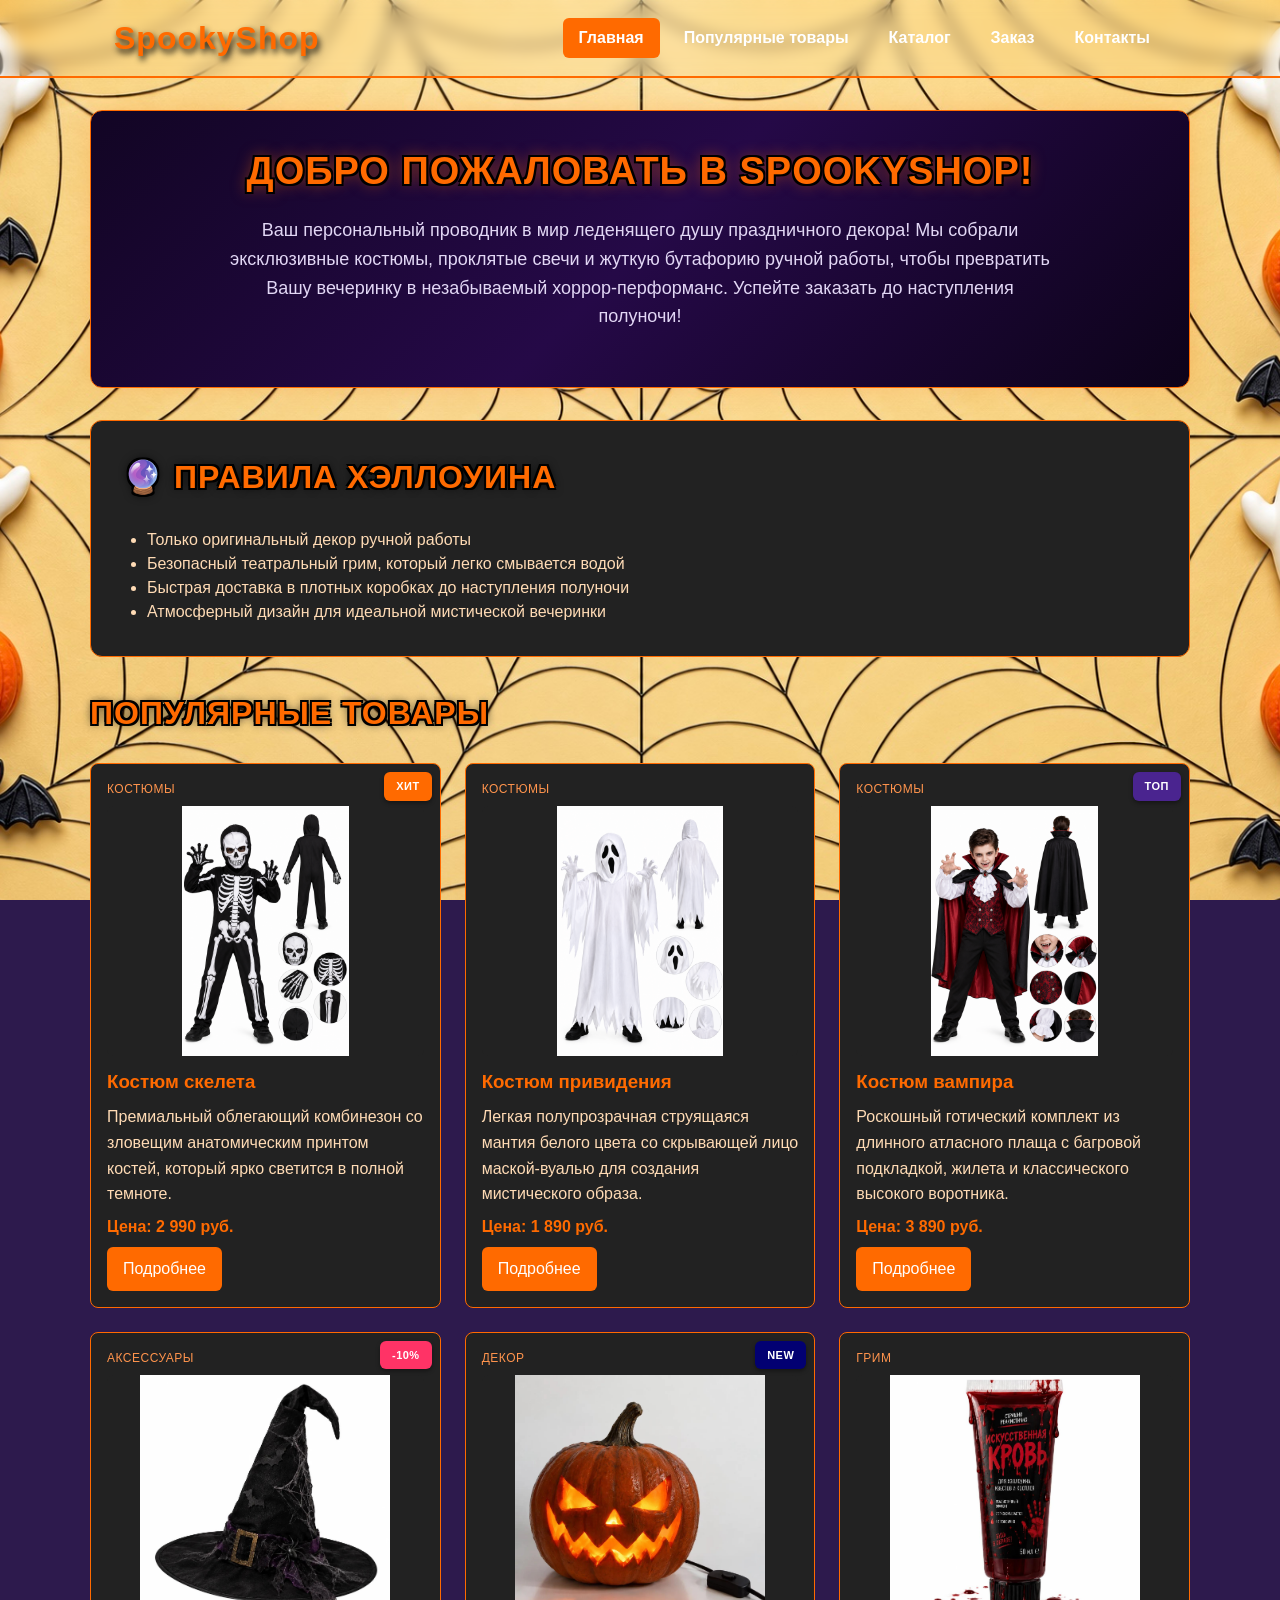
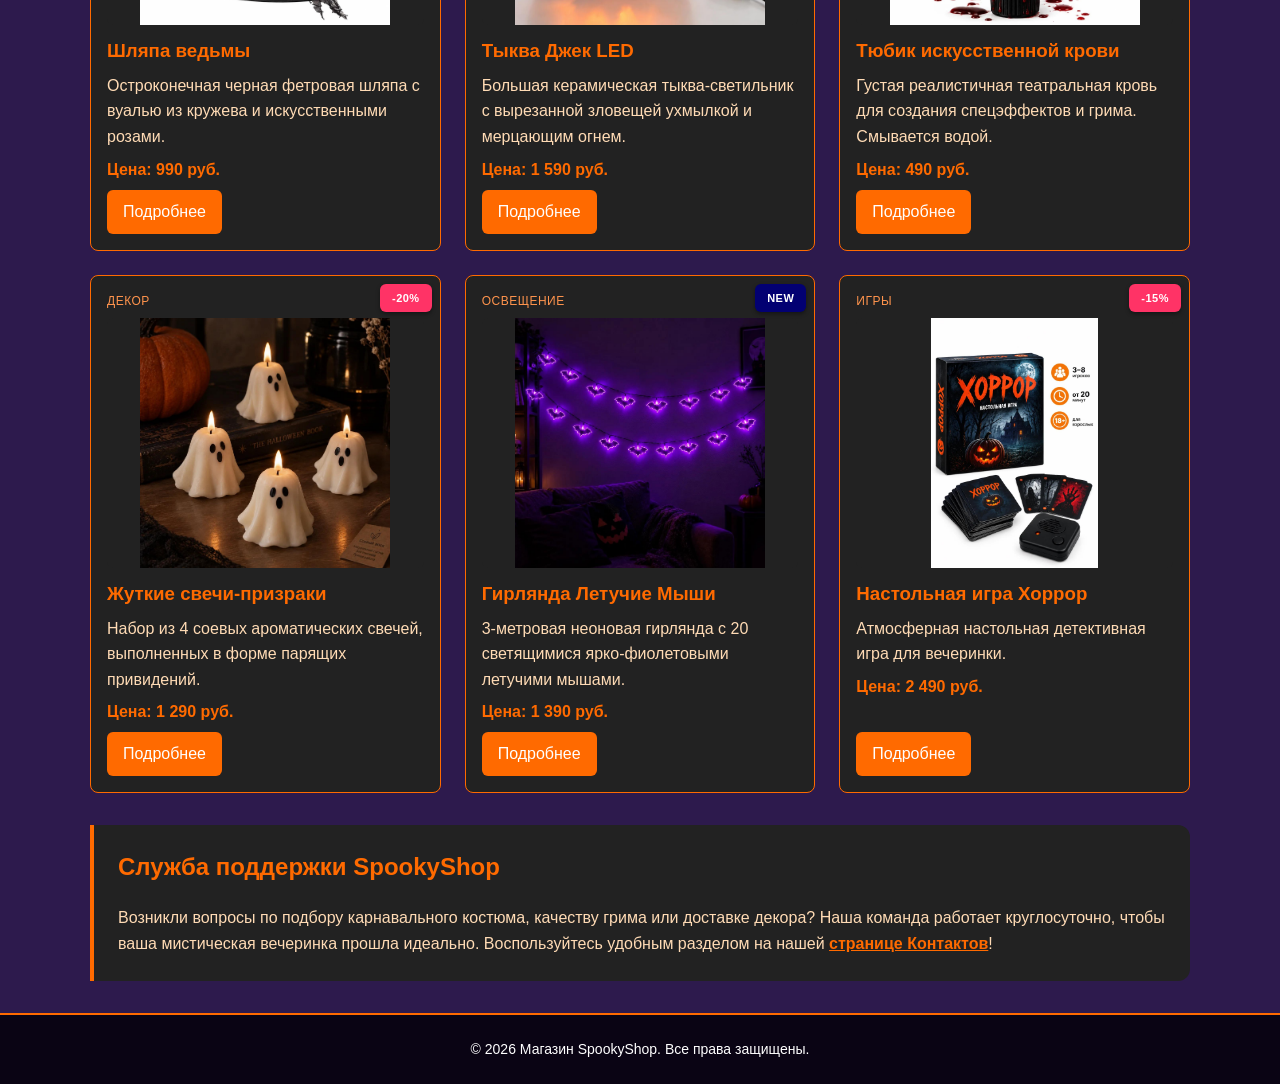
<file: index.html>
<!DOCTYPE html>
<html lang="ru">
<head>
  <meta charset="UTF-8">
  <meta name="viewport" content="width=device-width, initial-scale=1.0">
  <meta name="description" content="Магазин жуткого декора SpookyShop: эксклюзивные костюмы, проклятые свечи и бутафория ручной работы на Хэллоуин.">
  <meta property="og:type" content="website">
  <meta property="og:title" content="SpookyShop — Магазин декора и костюмов на Хэллоуин">
  <meta property="og:description" content="Закажите эксклюзивный хэллоуинский декор ручной работы и карнавальные костюмы с доставкой до полуночи!">
  <meta property="og:image" content="https://natashaaannn.github.io/images/skeleton.png">
  <title>SpookyShop</title>
  <link rel="stylesheet" href="css/style.css">
  <script src="js/main.js" defer></script>
</head>
<body>

  <header class="site-header">
    <div class="site-header__inner">
      <a class="site-header__logo" href="index.html">SpookyShop</a>
      <nav class="site-nav" aria-label="Основная навигация">
        <ul class="site-nav__list">
          <li class="site-nav__item"><a class="site-nav__link site-nav__link--active" href="index.html">Главная</a></li>
          <li class="site-nav__item"><a class="site-nav__link" href="index.html#popular">Популярные товары</a></li>
          <li class="site-nav__item"><a class="site-nav__link" href="catalog.html">Каталог</a></li>
          <li class="site-nav__item"><a class="site-nav__link" href="order.html">Заказ</a></li>
          <li class="site-nav__item"><a class="site-nav__link" href="contacts.html">Контакты</a></li>
        </ul>
      </nav>
    </div>
  </header>

  <main class="main-content">
    <section class="hero">
      <h1 class="hero__title">Добро пожаловать в SpookyShop!</h1>
      <p class="hero__text">
        Ваш персональный проводник в мир леденящего душу праздничного декора! 
        Мы собрали эксклюзивные костюмы, проклятые свечи и жуткую бутафорию ручной работы, 
        чтобы превратить Вашу вечеринку в незабываемый хоррор-перформанс. 
        Успейте заказать до наступления полуночи!
      </p>
    </section>

    <section class="section section--card" id="advantages">
      <h2 class="section__title">🔮 ПРАВИЛА ХЭЛЛОУИНА</h2>
      <ul class="section__list">
        <li>Только оригинальный декор ручной работы</li>
        <li>Безопасный театральный грим, который легко смывается водой</li>
        <li>Быстрая доставка в плотных коробках до наступления полуночи</li>
        <li>Атмосферный дизайн для идеальной мистической вечеринки</li>
      </ul>
    </section>

    <section class="section" id="popular">
      <h2 class="section__title">Популярные товары</h2>
      <div class="products-grid">
        <!-- 1. Костюм скелета -->
        <article class="product-card">
          <span class="product-card__badge product-card__badge--hit">ХИТ</span>
          <span class="product-card__category">Костюмы</span>
          <img class="product-card__image" src="images/skeleton.png" alt="Костюм скелета">
          <h3 class="product-card__title">Костюм скелета</h3>
          <p class="product-card__description">Премиальный облегающий комбинезон со зловещим анатомическим принтом костей, который ярко светится в полной темноте.</p>
          <p class="product-card__price">Цена: 2 990 руб.</p>
          <a class="button button--primary product-card__button" href="product.html">Подробнее</a>
        </article>

        <!-- 2. Костюм привидения -->
        <article class="product-card">
          <span class="product-card__category">Костюмы</span>
          <img class="product-card__image" src="images/ghost.png" alt="Костюм привидения">
          <h3 class="product-card__title">Костюм привидения</h3>
          <p class="product-card__description">Легкая полупрозрачная струящаяся мантия белого цвета со скрывающей лицо маской-вуалью для создания мистического образа.</p>
          <p class="product-card__price">Цена: 1 890 руб.</p>
          <a class="button button--primary product-card__button" href="product.html">Подробнее</a>
        </article>

        <!-- 3. Костюм вампира -->
        <article class="product-card">
          <span class="product-card__badge product-card__badge--top">ТОП</span>
          <span class="product-card__category">Костюмы</span>
          <img class="product-card__image" src="images/vampire.png" alt="Костюм вампира">
          <h3 class="product-card__title">Костюм вампира</h3>
          <p class="product-card__description">Роскошный готический комплект из длинного атласного плаща с багровой подкладкой, жилета и классического высокого воротника.</p>
          <p class="product-card__price">Цена: 3 890 руб.</p>
          <a class="button button--primary product-card__button" href="product.html">Подробнее</a>
        </article>

        <!-- 4. Шляпа ведьмы -->
        <article class="product-card">
          <span class="product-card__badge product-card__badge--discount">-10%</span>
          <span class="product-card__category">Аксессуары</span>
          <img class="product-card__image" src="images/witch.png" alt="Шляпа ведьмы">
          <h3 class="product-card__title">Шляпа ведьмы</h3>
          <p class="product-card__description">Остроконечная черная фетровая шляпа с вуалью из кружева и искусственными розами.</p>
          <p class="product-card__price">Цена: 990 руб.</p>
          <a class="button button--primary product-card__button" href="product.html">Подробнее</a>
        </article>

        <!-- 5. Тыква -->
        <article class="product-card">
          <span class="product-card__badge product-card__badge--new">NEW</span>
          <span class="product-card__category">Декор</span>
          <img class="product-card__image" src="images/pumpkin.png" alt="Тыква Джек">
          <h3 class="product-card__title">Тыква Джек LED</h3>
          <p class="product-card__description">Большая керамическая тыква-светильник с вырезанной зловещей ухмылкой и мерцающим огнем.</p>
          <p class="product-card__price">Цена: 1 590 руб.</p>
          <a class="button button--primary product-card__button" href="product.html">Подробнее</a>
        </article>

        <!-- 6. Тюбик искусственной крови -->
        <article class="product-card">
          <span class="product-card__category">Грим</span>
          <img class="product-card__image" src="images/blood.png" alt="Искусственная кровь">
          <h3 class="product-card__title">Тюбик искусственной крови</h3>
          <p class="product-card__description">Густая реалистичная театральная кровь для создания спецэффектов и грима. Смывается водой.</p>
          <p class="product-card__price">Цена: 490 руб.</p>
          <a class="button button--primary product-card__button" href="product.html">Подробнее</a>
        </article>

        <!-- 7. Свечи -->
        <article class="product-card">
          <span class="product-card__badge product-card__badge--discount">-20%</span>
          <span class="product-card__category">Декор</span>
          <img class="product-card__image" src="images/candle.png" alt="Свечи-призраки">
          <h3 class="product-card__title">Жуткие свечи-призраки</h3>
          <p class="product-card__description">Набор из 4 соевых ароматических свечей, выполненных в форме парящих привидений.</p>
          <p class="product-card__price">Цена: 1 290 руб.</p>
          <a class="button button--primary product-card__button" href="product.html">Подробнее</a>
        </article>

        <!-- 8. Фиолетовая гирлянда -->
        <article class="product-card">
          <span class="product-card__badge product-card__badge--new">NEW</span>
          <span class="product-card__category">Освещение</span>
          <img class="product-card__image" src="images/garland.png" alt="Гирлянда Летучие Мыши">
          <h3 class="product-card__title">Гирлянда Летучие Мыши</h3>
          <p class="product-card__description">3-метровая неоновая гирлянда с 20 светящимися ярко-фиолетовыми летучими мышами.</p>
          <p class="product-card__price">Цена: 1 390 руб.</p>
          <a class="button button--primary product-card__button" href="product.html">Подробнее</a>
        </article>

        <!-- 9. Настольная игра -->
        <article class="product-card">
          <span class="product-card__badge product-card__badge--discount">-15%</span>
          <span class="product-card__category">Игры</span>
          <img class="product-card__image" src="images/game.png" alt="Настольная игра Хоррор">
          <h3 class="product-card__title">Настольная игра Хоррор</h3>
          <p class="product-card__description">Атмосферная настольная детективная игра для вечеринки.</p>
          <p class="product-card__price">Цена: 2 490 руб.</p>
          <a class="button button--primary product-card__button" href="product.html">Подробнее</a>
        </article>
      </div>

      <aside class="aside-info">
        <h2 class="aside-info__title">Служба поддержки SpookyShop</h2>
        <p class="aside-info__text">
          Возникли вопросы по подбору карнавального костюма, качеству грима или доставке декора? Наша команда работает круглосуточно, чтобы ваша мистическая вечеринка прошла идеально. Воспользуйтесь удобным разделом на нашей <a href="contacts.html" class="aside-info__link">странице Контактов</a>!
        </p>
      </aside>
    </section>
  </main>

  <footer class="site-footer">
    <div class="site-footer__inner">
      <p class="site-footer__copy">&copy; 2026 Магазин SpookyShop. Все права защищены.</p>
    </div>
  </footer>

</body>
</html>
</file>
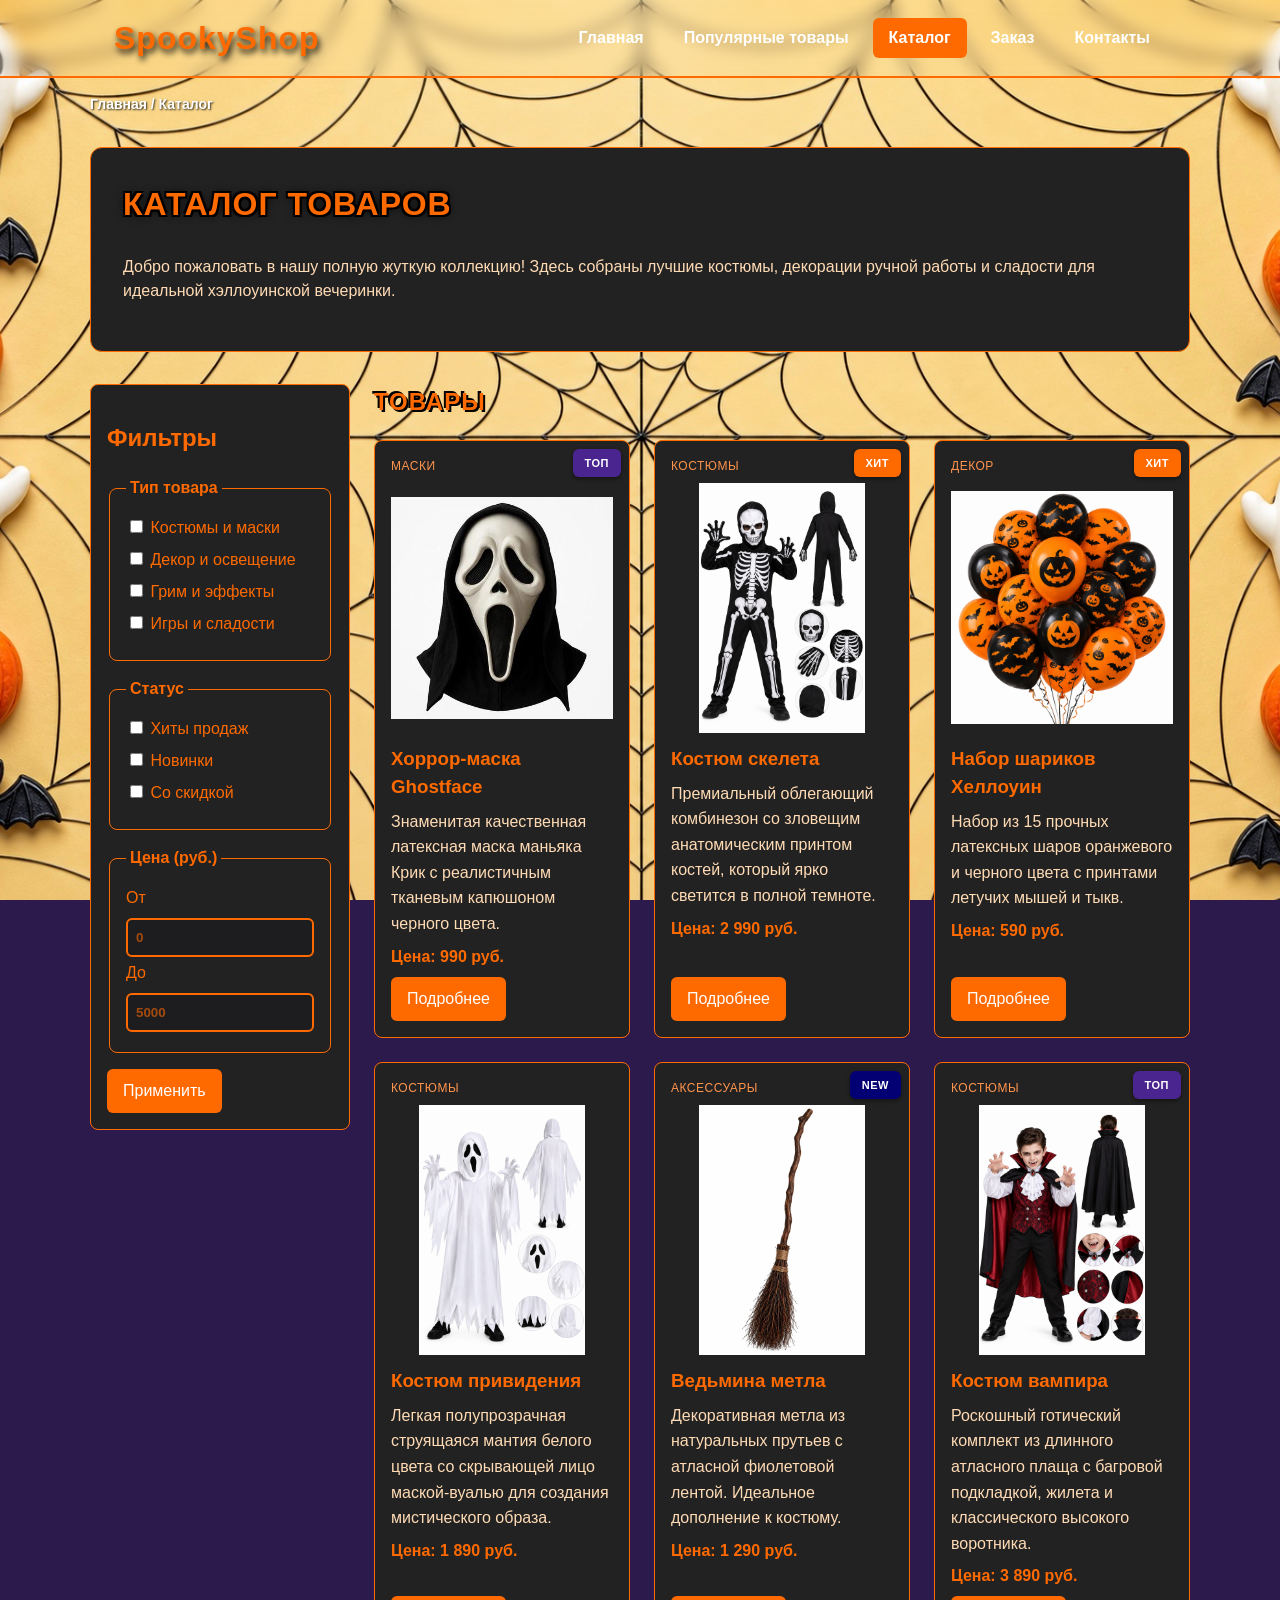
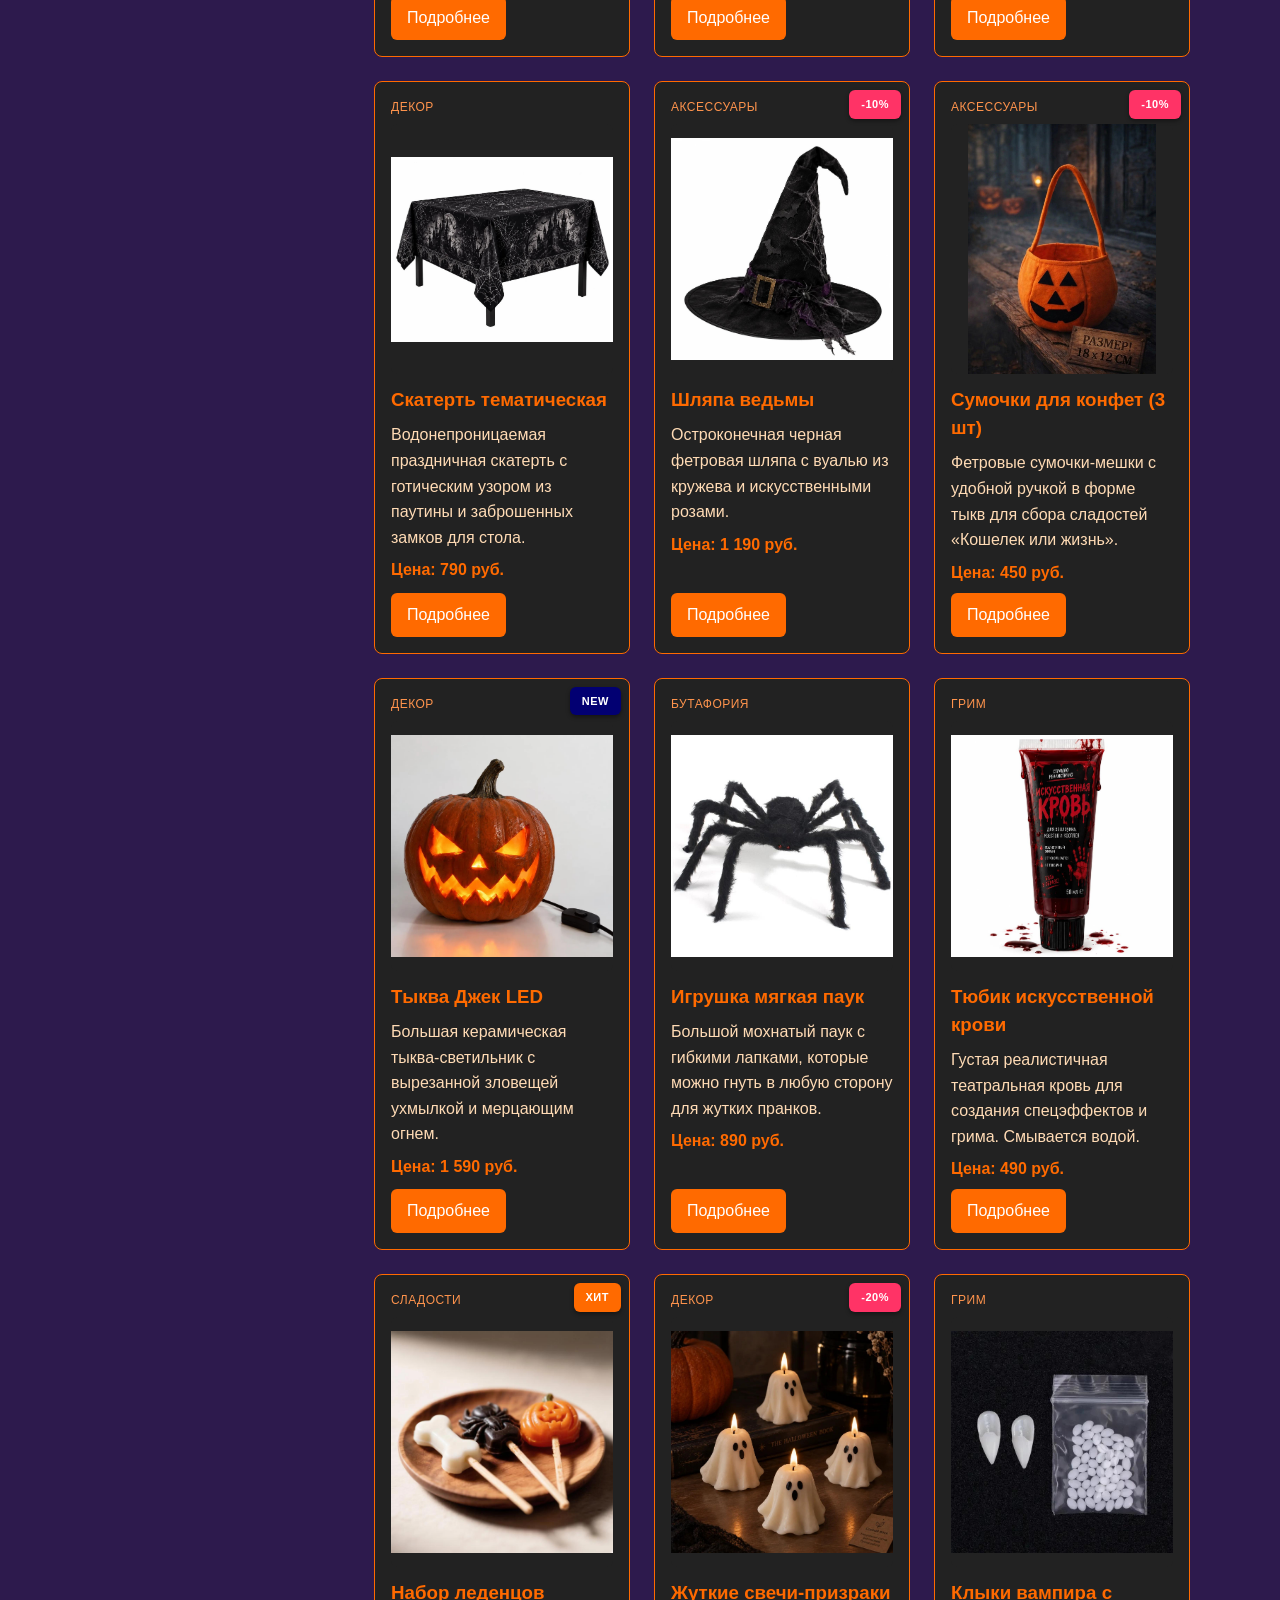
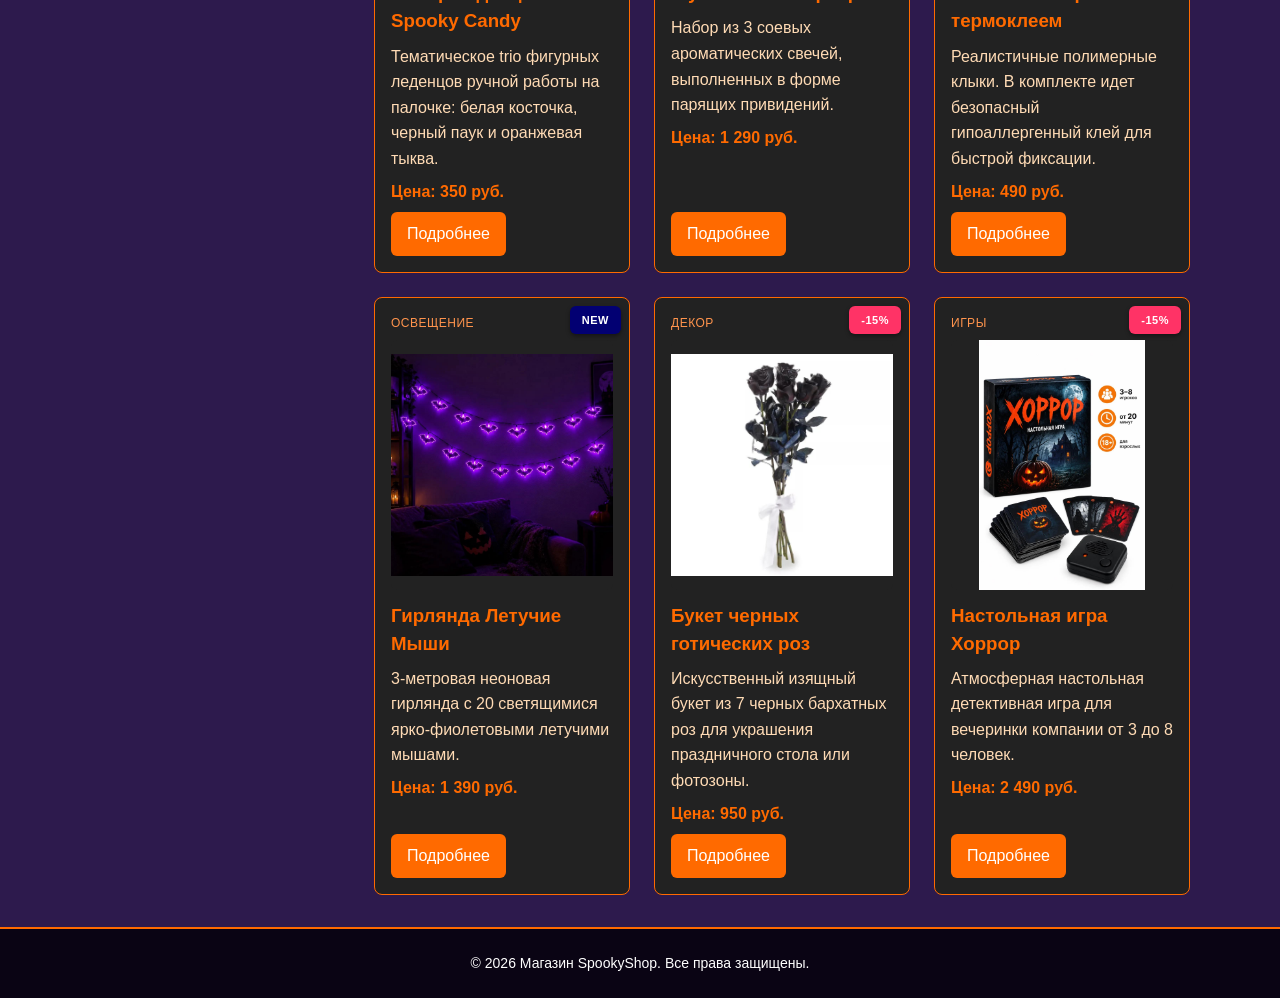
<file: catalog.html>
<!DOCTYPE html>
<html lang="ru">
<head>
  <meta charset="UTF-8">
  <meta name="viewport" content="width=device-width, initial-scale=1.0">
  <meta name="description" content="Каталог праздничного декора и костюмов на Хэллоуин в SpookyShop.">
  <meta property="og:type" content="website">
  <meta property="og:title" content="Каталог — SpookyShop">
  <meta property="og:description" content="Найдите идеальные товары для незабываемой мистической ночи.">
  <meta property="og:image" content="https://natashaaannn.github.io/images/skeleton.png">
  <title>Каталог — SpookyShop</title>
  <link rel="stylesheet" href="css/style.css">
  <script src="js/main.js" defer></script>
</head>
<body>

  <header class="site-header">
    <div class="site-header__inner">
      <a class="site-header__logo" href="index.html">SpookyShop</a>
      <nav class="site-nav" aria-label="Основная навигация">
        <ul class="site-nav__list">
          <li class="site-nav__item"><a class="site-nav__link" href="index.html">Главная</a></li>
          <li class="site-nav__item"><a class="site-nav__link" href="index.html#popular">Популярные товары</a></li>
          <li class="site-nav__item"><a class="site-nav__link site-nav__link--active" href="catalog.html">Каталог</a></li>
          <li class="site-nav__item"><a class="site-nav__link" href="order.html">Заказ</a></li>
          <li class="site-nav__item"><a class="site-nav__link" href="contacts.html">Контакты</a></li>
        </ul>
      </nav>
    </div>
  </header>

  <main class="main-content">
    <nav class="breadcrumbs" aria-label="Хлебные крошки">
      <a class="breadcrumbs__link" href="index.html">Главная</a>
      <span class="breadcrumbs__current">Каталог</span>
    </nav>
    
    <section class="section section--card">
      <h1 class="section__title">Каталог товаров</h1>
      <p class="section__text section__text--inline">
        Добро пожаловать в нашу полную жуткую коллекцию! Здесь собраны лучшие костюмы, декорации ручной работы и сладости для идеальной хэллоуинской вечеринки.
      </p>
    </section>
    
    <div class="catalog-layout">
      <aside class="catalog-filters">
        <h2 class="catalog-filters__title">Фильтры</h2>
        <form class="filters-form" action="#" method="get">
          
          <fieldset class="filters-form__fieldset">
            <legend class="filters-form__legend">Тип товара</legend>
            <label class="filters-form__label"><input type="checkbox" name="type" value="costumes"> Костюмы и маски</label>
            <label class="filters-form__label"><input type="checkbox" name="type" value="decor"> Декор и освещение</label>
            <label class="filters-form__label"><input type="checkbox" name="type" value="makeup"> Грим и эффекты</label>
            <label class="filters-form__label"><input type="checkbox" name="type" value="sweets"> Игры и сладости</label>
          </fieldset>

          <fieldset class="filters-form__fieldset">
            <legend class="filters-form__legend">Статус</legend>
            <label class="filters-form__label"><input type="checkbox" name="status" value="hit"> Хиты продаж</label>
            <label class="filters-form__label"><input type="checkbox" name="status" value="new"> Новинки</label>
            <label class="filters-form__label"><input type="checkbox" name="status" value="discount"> Со скидкой</label>
          </fieldset>
          
          <fieldset class="filters-form__fieldset">
            <legend class="filters-form__legend">Цена (руб.)</legend>
            <label class="filters-form__label" for="price-from">От</label>
            <input class="filters-form__input" id="price-from" type="number" placeholder="0">
            <label class="filters-form__label filters-form__label--spaced" for="price-to">До</label>
            <input class="filters-form__input" id="price-to" type="number" placeholder="5000">
          </fieldset>
          <button class="button button--primary" type="submit">Применить</button>
        </form>
      </aside>
      
      <section class="catalog-products">
        <h2 class="catalog-products__title">Товары</h2>
        <div class="products-grid">
          
          <!-- 1. Маска Крика -->
          <article class="product-card">
            <span class="product-card__badge product-card__badge--top">ТОП</span>
            <span class="product-card__category">Маски</span>
            <img class="product-card__image" src="images/scream.png" alt="Маска Крика">
            <h3 class="product-card__title">Хоррор-маска Ghostface</h3>
            <p class="product-card__description">Знаменитая качественная латексная маска маньяка Крик с реалистичным тканевым капюшоном черного цвета.</p>
            <p class="product-card__price">Цена: 990 руб.</p>
            <a class="button button--primary product-card__button" href="product.html">Подробнее</a>
          </article>

          <!-- 2. Костюм скелета -->
          <article class="product-card">
            <span class="product-card__badge product-card__badge--hit">ХИТ</span>
            <span class="product-card__category">Костюмы</span>
            <img class="product-card__image" src="images/skeleton.png" alt="Костюм скелета">
            <h3 class="product-card__title">Костюм скелета</h3>
            <p class="product-card__description">Премиальный облегающий комбинезон со зловещим анатомическим принтом костей, который ярко светится в полной темноте.</p>
            <p class="product-card__price">Цена: 2 990 руб.</p>
            <a class="button button--primary product-card__button" href="product.html">Подробнее</a>
          </article>

          <!-- 3. Набор шариков Хеллоуин -->
          <article class="product-card">
            <span class="product-card__badge product-card__badge--hit">ХИТ</span>
            <span class="product-card__category">Декор</span>
            <img class="product-card__image" src="images/balloon.png" alt="Набор шариков Хеллоуин">
            <h3 class="product-card__title">Набор шариков Хеллоуин</h3>
            <p class="product-card__description">Набор из 15 прочных латексных шаров оранжевого и черного цвета с принтами летучих мышей и тыкв.</p>
            <p class="product-card__price">Цена: 590 руб.</p>
            <a class="button button--primary product-card__button" href="product.html">Подробнее</a>
          </article>

          <!-- 4. Костюм привидения -->
          <article class="product-card">
            <span class="product-card__category">Костюмы</span>
            <img class="product-card__image" src="images/ghost.png" alt="Костюм привидения">
            <h3 class="product-card__title">Костюм привидения</h3>
            <p class="product-card__description">Легкая полупрозрачная струящаяся мантия белого цвета со скрывающей лицо маской-вуалью для создания мистического образа.</p>
            <p class="product-card__price">Цена: 1 890 руб.</p>
            <a class="button button--primary product-card__button" href="product.html">Подробнее</a>
          </article>

          <!-- 5. Ведьмина метла -->
          <article class="product-card">
            <span class="product-card__badge product-card__badge--new">NEW</span>
            <span class="product-card__category">Аксессуары</span>
            <img class="product-card__image" src="images/broom.png" alt="Ведьмина метла">
            <h3 class="product-card__title">Ведьмина метла</h3>
            <p class="product-card__description">Декоративная метла из натуральных прутьев с атласной фиолетовой лентой. Идеальное дополнение к костюму.</p>
            <p class="product-card__price">Цена: 1 290 руб.</p>
            <a class="button button--primary product-card__button" href="product.html">Подробнее</a>
          </article>
          
          <!-- 6. Костюм вампира -->
          <article class="product-card">
            <span class="product-card__badge product-card__badge--top">ТОП</span>
            <span class="product-card__category">Костюмы</span>
            <img class="product-card__image" src="images/vampire.png" alt="Костюм вампира">
            <h3 class="product-card__title">Костюм вампира</h3>
            <p class="product-card__description">Роскошный готический комплект из длинного атласного плаща с багровой подкладкой, жилета и классического высокого воротника.</p>
            <p class="product-card__price">Цена: 3 890 руб.</p>
            <a class="button button--primary product-card__button" href="product.html">Подробнее</a>
          </article>

          <!-- 7. Скатерть тематическая -->
          <article class="product-card">
            <span class="product-card__category">Декор</span>
            <img class="product-card__image" src="images/tablecloth.png" alt="Скатерть тематическая">
            <h3 class="product-card__title">Скатерть тематическая</h3>
            <p class="product-card__description">Водонепроницаемая праздничная скатерть с готическим узором из паутины и заброшенных замков для стола.</p>
            <p class="product-card__price">Цена: 790 руб.</p>
            <a class="button button--primary product-card__button" href="product.html">Подробнее</a>
          </article>

          <!-- 8. Шляпа ведьмы -->
          <article class="product-card">
            <span class="product-card__badge product-card__badge--discount">-10%</span>
            <span class="product-card__category">Аксессуары</span>
            <img class="product-card__image" src="images/witch.png" alt="Шляпа ведьмы">
            <h3 class="product-card__title">Шляпа ведьмы</h3>
            <p class="product-card__description">Остроконечная черная фетровая шляпа с вуалью из кружева и искусственными розами.</p>
            <p class="product-card__price">Цена: 1 190 руб.</p>
            <a class="button button--primary product-card__button" href="product.html">Подробнее</a>
          </article>

          <!-- 9. Сумочки для конфет -->
          <article class="product-card">
            <span class="product-card__badge product-card__badge--discount">-10%</span>
            <span class="product-card__category">Аксессуары</span>
            <img class="product-card__image" src="images/bag.png" alt="Сумочки для конфет">
            <h3 class="product-card__title">Сумочки для конфет (3 шт)</h3>
            <p class="product-card__description">Фетровые сумочки-мешки с удобной ручкой в форме тыкв для сбора сладостей «Кошелек или жизнь».</p>
            <p class="product-card__price">Цена: 450 руб.</p>
            <a class="button button--primary product-card__button" href="product.html">Подробнее</a>
          </article>

          <!-- 10. Тыква Джек LED -->
          <article class="product-card">
            <span class="product-card__badge product-card__badge--new">NEW</span>
            <span class="product-card__category">Декор</span>
            <img class="product-card__image" src="images/pumpkin.png" alt="Тыква Джек">
            <h3 class="product-card__title">Тыква Джек LED</h3>
            <p class="product-card__description">Большая керамическая тыква-светильник с вырезанной зловещей ухмылкой и мерцающим огнем.</p>
            <p class="product-card__price">Цена: 1 590 руб.</p>
            <a class="button button--primary product-card__button" href="product.html">Подробнее</a>
          </article>

          <!-- 11. Игрушка мягкая паук -->
          <article class="product-card">
            <span class="product-card__category">Бутафория</span>
            <img class="product-card__image" src="images/spider.png" alt="Игрушка мягкая паук">
            <h3 class="product-card__title">Игрушка мягкая паук</h3>
            <p class="product-card__description">Большой мохнатый паук с гибкими лапками, которые можно гнуть в любую сторону для жутких пранков.</p>
            <p class="product-card__price">Цена: 890 руб.</p>
            <a class="button button--primary product-card__button" href="product.html">Подробнее</a>
          </article>

          <!-- 12. Тюбик искусственной крови -->
          <article class="product-card">
            <span class="product-card__category">Грим</span>
            <img class="product-card__image" src="images/blood.png" alt="Искусственная кровь">
            <h3 class="product-card__title">Тюбик искусственной крови</h3>
            <p class="product-card__description">Густая реалистичная театральная кровь для создания спецэффектов и грима. Смывается водой.</p>
            <p class="product-card__price">Цена: 490 руб.</p>
            <a class="button button--primary product-card__button" href="product.html">Подробнее</a>
          </article>

          <!-- 13. Набор леденцов -->
          <article class="product-card">
            <span class="product-card__badge product-card__badge--hit">ХИТ</span>
            <span class="product-card__category">Сладости</span>
            <img class="product-card__image" src="images/candy.png" alt="Набор леденцов">
            <h3 class="product-card__title">Набор леденцов Spooky Candy</h3>
            <p class="product-card__description">Тематическое trio фигурных леденцов ручной работы на палочке: белая косточка, черный паук и оранжевая тыква.</p>
            <p class="product-card__price">Цена: 350 руб.</p>
            <a class="button button--primary product-card__button" href="product.html">Подробнее</a>
          </article>

          <!-- 14. Жуткие свечи-призраки -->
          <article class="product-card">
            <span class="product-card__badge product-card__badge--discount">-20%</span>
            <span class="product-card__category">Декор</span>
            <img class="product-card__image" src="images/candle.png" alt="Свечи-призраки">
            <h3 class="product-card__title">Жуткие свечи-призраки</h3>
            <p class="product-card__description">Набор из 3 соевых ароматических свечей, выполненных в форме парящих привидений.</p>
            <p class="product-card__price">Цена: 1 290 руб.</p>
            <a class="button button--primary product-card__button" href="product.html">Подробнее</a>
          </article>

          <!-- 15. Клыки вампира -->
          <article class="product-card">
            <span class="product-card__category">Грим</span>
            <img class="product-card__image" src="images/fangs.png" alt="Клыки вампира">
            <h3 class="product-card__title">Клыки вампира с термоклеем</h3>
            <p class="product-card__description">Реалистичные полимерные клыки. В комплекте идет безопасный гипоаллергенный клей для быстрой фиксации.</p>
            <p class="product-card__price">Цена: 490 руб.</p>
            <a class="button button--primary product-card__button" href="product.html">Подробнее</a>
          </article>

          <!-- 16. ...Гирлянда Летучие Мыши -->
          <article class="product-card">
            <span class="product-card__badge product-card__badge--new">NEW</span>
            <span class="product-card__category">Освещение</span>
            <img class="product-card__image" src="images/garland.png" alt="Гирлянда Летучие Мыши">
            <h3 class="product-card__title">Гирлянда Летучие Мыши</h3>
            <p class="product-card__description">3-метровая неоновая гирлянда с 20 светящимися ярко-фиолетовыми летучими мышами.</p>
            <p class="product-card__price">Цена: 1 390 руб.</p>
            <a class="button button--primary product-card__button" href="product.html">Подробнее</a>
          </article>

          <!-- 17. Букет черных готических роз -->
          <article class="product-card">
            <span class="product-card__badge product-card__badge--discount">-15%</span>
            <span class="product-card__category">Декор</span>
            <img class="product-card__image" src="images/roses.png" alt="Черные розы">
            <h3 class="product-card__title">Букет черных готических роз</h3>
            <p class="product-card__description">Искусственный изящный букет из 7 черных бархатных роз для украшения праздничного стола или фотозоны.</p>
            <p class="product-card__price">Цена: 950 руб.</p>
            <a class="button button--primary product-card__button" href="product.html">Подробнее</a>
          </article>

          <!-- 18. Настольная игра Хоррор -->
          <article class="product-card">
            <span class="product-card__badge product-card__badge--discount">-15%</span>
            <span class="product-card__category">Игры</span>
            <img class="product-card__image" src="images/game.png" alt="Настольная игра Хоррор">
            <h3 class="product-card__title">Настольная игра Хоррор</h3>
            <p class="product-card__description">Атмосферная настольная детективная игра для вечеринки компании от 3 до 8 человек.</p>
            <p class="product-card__price">Цена: 2 490 руб.</p>
            <a class="button button--primary product-card__button" href="product.html">Подробнее</a>
          </article>
        </div>
      </section>
    </div>
  </main>

  <footer class="site-footer">
    <div class="site-footer__inner">
      <p class="site-footer__copy">&copy; 2026 Магазин SpookyShop. Все права защищены.</p>
    </div>
  </footer>

</body>
</html>
</file>
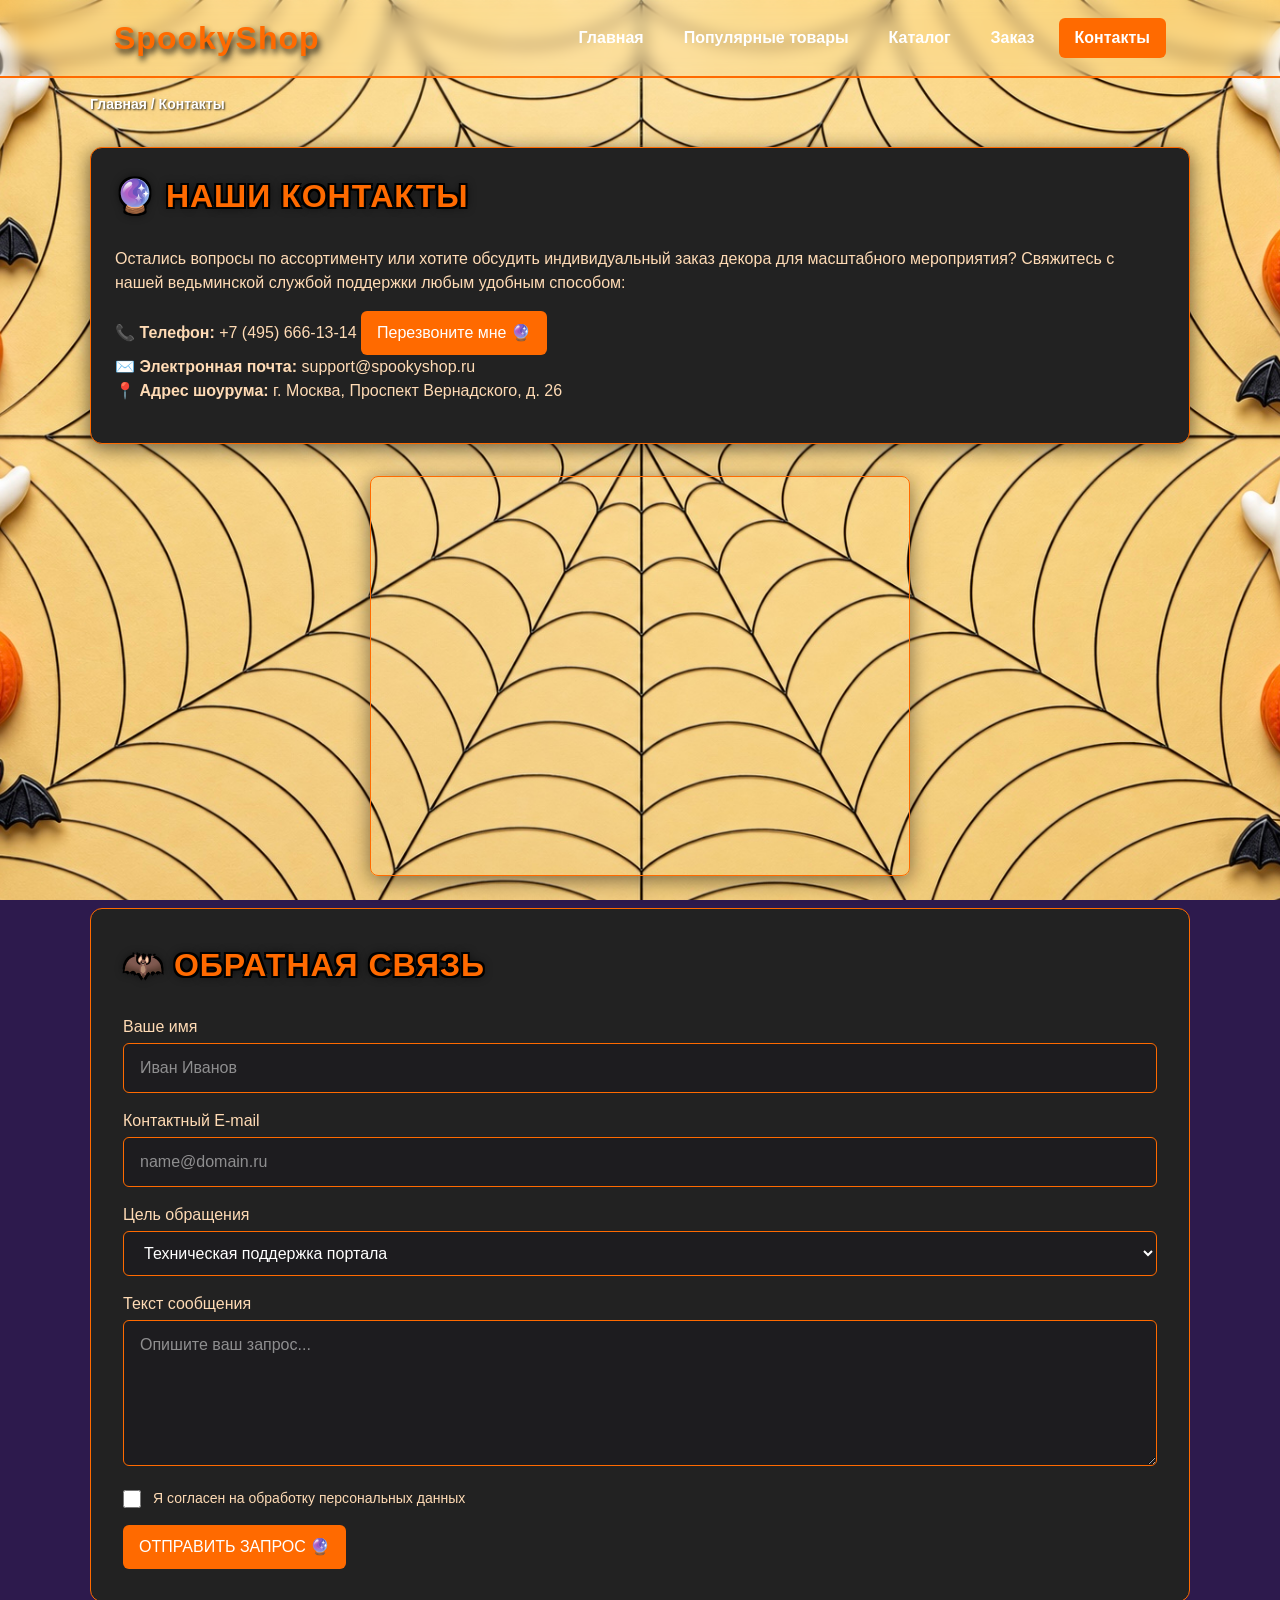
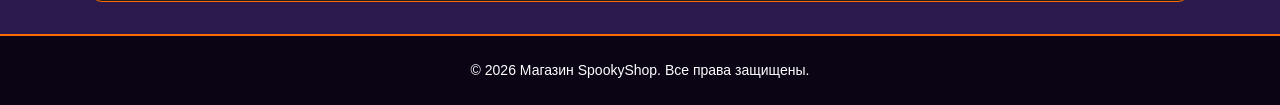
<file: contacts.html>
<!DOCTYPE html>
<html lang="ru">
<head>
  <meta charset="UTF-8">
  <meta name="viewport" content="width=device-width, initial-scale=1.0">
  <meta name="description" content="Связаться с магазином хэллоуинского декора SpookyShop.">
  <meta property="og:type" content="website">
  <meta property="og:title" content="Контакты — SpookyShop">
  <meta property="og:description" content="Свяжитесь с нами для заказа декора или костюмов.">
  <meta property="og:image" content="https://natashaaannn.github.io/images/skeleton.png">
  <title>Контакты — SpookyShop</title>
  <link rel="stylesheet" href="css/style.css">
  <script src="js/main.js" defer></script>
</head>
<body>

  <header class="site-header">
    <div class="site-header__inner">
      <a class="site-header__logo" href="index.html">SpookyShop</a>
      <nav class="site-nav" aria-label="Основная навигация">
        <ul class="site-nav__list">
          <li class="site-nav__item"><a class="site-nav__link" href="index.html">Главная</a></li>
          <li class="site-nav__item"><a class="site-nav__link" href="index.html#popular">Популярные товары</a></li>
          <li class="site-nav__item"><a class="site-nav__link" href="catalog.html">Каталог</a></li>
          <li class="site-nav__item"><a class="site-nav__link" href="order.html">Заказ</a></li>
          <li class="site-nav__item"><a class="site-nav__link site-nav__link--active" href="contacts.html">Контакты</a></li>
        </ul>
      </nav>
    </div>
  </header>

  <main class="main-content">
    <nav class="breadcrumbs" aria-label="Хлебные крошки">
      <a class="breadcrumbs__link" href="index.html">Главная</a>
      <span class="breadcrumbs__current">Контакты</span>
    </nav>

    <section class="section section--card-compact section--centered-form">
      <h1 class="section__title">🔮 НАШИ КОНТАКТЫ</h1>
      <p class="section__text section__text--spaced">
        Остались вопросы по ассортименту или хотите обсудить индивидуальный заказ декора для масштабного мероприятия? Свяжитесь с нашей ведьминской службой поддержки любым удобным способом:
      </p>
      <ul class="section__list--contacts">
        <li class="section__list-item">
          📞 <strong>Телефон:</strong> +7 (495) 666-13-14 
          <button class="button button--primary" id="open-callback-dialog" type="button">Перезвоните мне 🔮</button>
        </li>
        <li>✉️ <strong>Электронная почта:</strong> support@spookyshop.ru</li>
        <li>📍 <strong>Адрес шоурума:</strong> г. Москва, Проспект Вернадского, д. 26</li>
      </ul>
    </section>

    <div class="map-container">
      <script type="text/javascript" charset="utf-8" async src="https://api-maps.yandex.ru/services/constructor/1.0/js/?um=constructor%3Ac8e906100c3353f13039d05bf25da62b9a03183c38d8693435bf102adff0a217&amp;width=540&amp;height=400&amp;lang=ru_RU&amp;scroll=true"></script>
    </div>

    <!-- Карточка 2: Форма обратной связи -->
    <section class="section section--card section--centered-form" id="feedback-section">
      <h2 class="section__title section__title--spaced">🦇 ОБРАТНАЯ СВЯЗЬ</h2>
      
      <form class="order-form" action="#" method="get">
        <div class="order-form__field">
          <label class="order-form__label" for="feedback-name">Ваше имя</label>
          <input class="order-form__input" id="feedback-name" type="text" name="name" placeholder="Иван Иванов" required>
        </div>

        <div class="order-form__field">
          <label class="order-form__label" for="feedback-email">Контактный E-mail</label>
          <input class="order-form__input" id="feedback-email" type="email" name="email" placeholder="name@domain.ru" autocomplete="email" required>
        </div>

        <div class="order-form__field">
          <label class="order-form__label" for="feedback-subject">Цель обращения</label>
          <select class="order-form__select" id="feedback-subject" name="subject">
            <option value="support">Техническая поддержка портала</option>
            <option value="order">Вопрос по заказу декорa</option>
            <option value="cooperation">Сотрудничество и реклама</option>
          </select>
        </div>

        <div class="order-form__field">
          <label class="order-form__label" for="feedback-message">Текст сообщения</label>
          <textarea class="order-form__textarea" id="feedback-message" name="message" rows="5" placeholder="Опишите ваш запрос..." required></textarea>
        </div>

        <div class="order-form__field-checkbox">
          <input class="order-form__checkbox" id="feedback-agreement" name="agreement" type="checkbox" required>
          <label class="order-form__label order-form__label--checkbox" for="feedback-agreement">Я согласен на обработку персональных данных</label>
        </div>

        <button class="button button--primary order-form__button--submit" type="submit">
          ОТПРАВИТЬ ЗАПРОС 🔮
        </button>
      </form>

      <p class="success-message" id="success-message" hidden>
        Форма успешно отправлена!
      </p>
    </section>
  </main>

  <footer class="site-footer">
    <div class="site-footer__inner">
      <p class="site-footer__copy">&copy; 2026 Магазин SpookyShop. Все права защищены.</p>
    </div>
  </footer>

  <dialog class="order-dialog order-dialog--white" id="order-dialog" aria-labelledby="order-dialog-title">
    <h2 class="order-dialog__title order-dialog__title--black" id="order-dialog-title">Заказать обратный звонок</h2>
    
    <form class="order-form order-form--modal-gap" id="order-form" action="#" method="get" novalidate>
      <div class="order-form__field">
        <label class="order-form__label order-form__label--black" for="order-name">Имя</label>
        <input class="order-form__input order-form__input--modal-white" id="order-name" name="name" type="text" placeholder="Введите ваше имя" minlength="2" autocomplete="given-name" required>
      </div>
      
      <div class="order-form__field">
        <label class="order-form__label order-form__label--black" for="order-phone">Телефон</label>
        <input class="order-form__input order-form__input--modal-white" id="order-phone" name="phone" type="tel" inputmode="tel" placeholder="+7 (900) 000-00-00" pattern="^\+7 \(\d{3}\) \d{3}-\d{2}-\d{2}$" required>
      </div>
      
      <div class="order-form__field-checkbox order-form__field-checkbox--modal-layout">
        <input class="order-form__checkbox" id="order-agreement" name="agreement" type="checkbox" required>
        <label class="order-form__label order-form__label--modal-checkbox-black" for="order-agreement">Я согласен на обработку персональных данных</label>
      </div>
      
      <div class="order-form__actions">
        <button class="button button--secondary" type="button" id="close-order-dialog">Закрыть</button>
        <button class="button button--primary" type="submit">Перезвоните мне 🔮</button>
      </div>
    </form>
  </dialog>

</body>
</html>
</file>
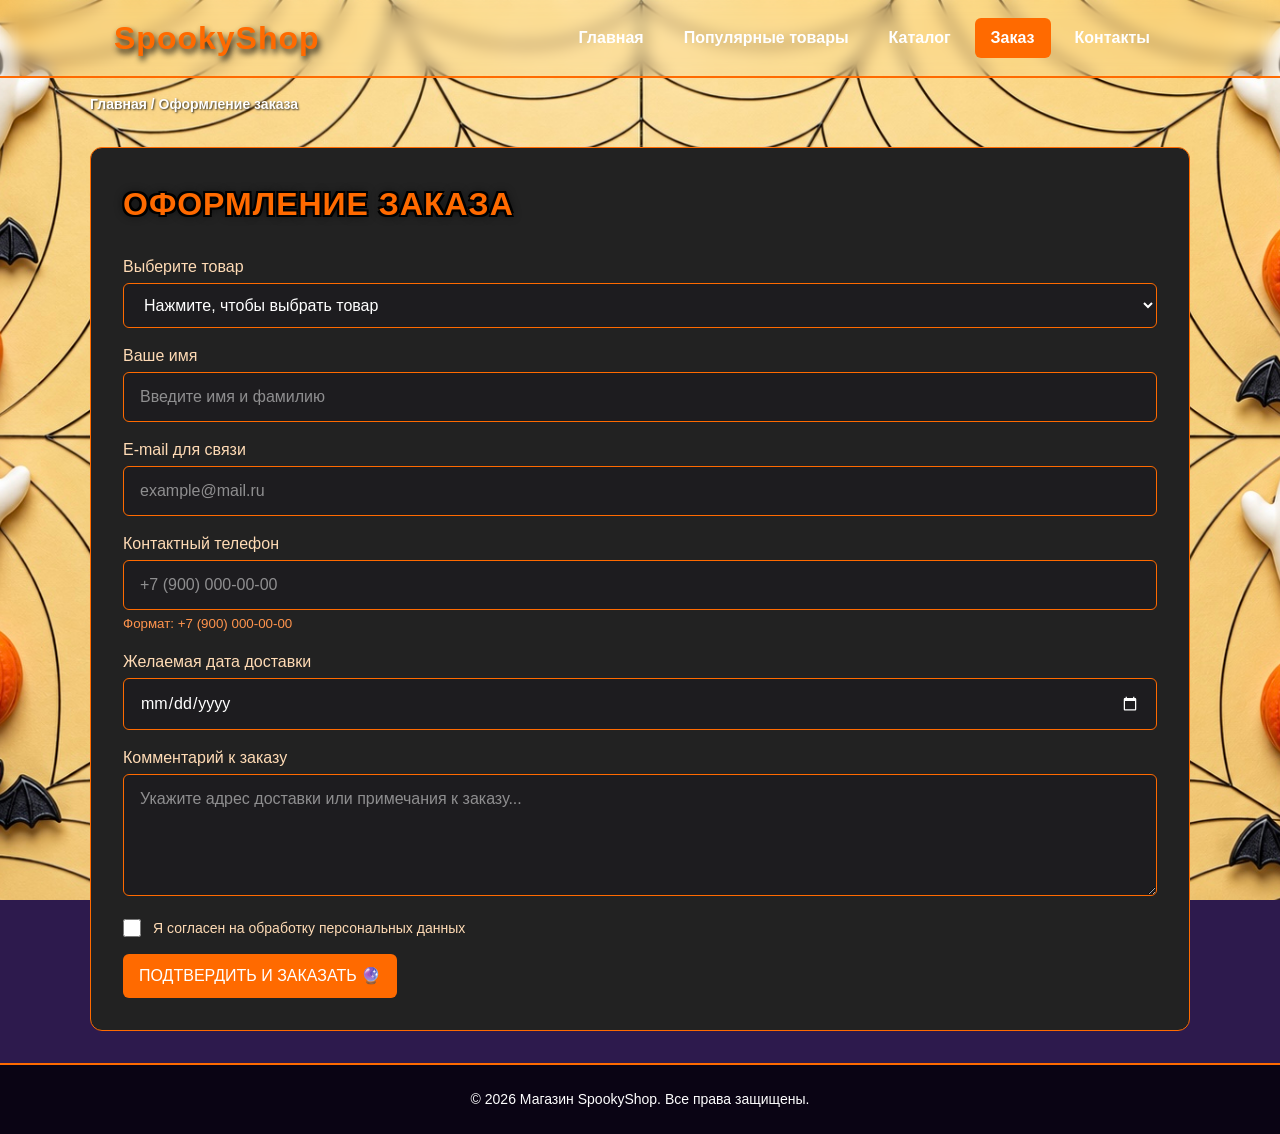
<file: order.html>
<!DOCTYPE html>
<html lang="ru">
<head>
  <meta charset="UTF-8">
  <meta name="viewport" content="width=device-width, initial-scale=1.0">
  <meta name="description" content="Полная форма оформления заказа в магазине SpookyShop.">
  <title>Оформление заказа — SpookyShop</title>
  <link rel="stylesheet" href="css/style.css">
  <script src="js/main.js" defer></script>
</head>
<body>

  <header class="site-header">
    <div class="site-header__inner">
      <a class="site-header__logo" href="index.html">SpookyShop</a>
      <nav class="site-nav" aria-label="Основная навигация">
        <ul class="site-nav__list">
          <li class="site-nav__item"><a class="site-nav__link" href="index.html">Главная</a></li>
          <li class="site-nav__item"><a class="site-nav__link" href="index.html#popular">Популярные товары</a></li>
          <li class="site-nav__item"><a class="site-nav__link" href="catalog.html">Каталог</a></li>
          <li class="site-nav__item"><a class="site-nav__link site-nav__link--active" href="order.html">Заказ</a></li>
          <li class="site-nav__item"><a class="site-nav__link" href="contacts.html">Контакты</a></li>
        </ul>
      </nav>
    </div>
  </header>

  <main class="main-content">
    <nav class="breadcrumbs" aria-label="Хлебные крошки">
      <a class="breadcrumbs__link" href="index.html">Главная</a>
      <span class="breadcrumbs__current">Оформление заказа</span>
    </nav>
    
    <section class="section section--card section--centered-form">
      <h1 class="section__title section__title--centered">Оформление заказа</h1>
      
      <form class="order-form" id="order-form" action="#" method="get" novalidate>
        <div class="order-form__field">
          <label class="order-form__label" for="order-select-product">Выберите товар</label>
          <select class="order-form__select" id="order-select-product" name="product" required>
            <option value="">Нажмите, чтобы выбрать товар</option>
            <option value="1">Хоррор-маска Ghostface</option>
            <option value="2">Костюм скелета</option>
            <option value="3">Набор шариков Хеллоуин</option>
            <option value="4">Костюм привидения</option>
            <option value="5">Ведьмина метла</option>
            <option value="6">Костюм вампира</option>
            <option value="7">Скатерть тематическая</option>
            <option value="8">Шляпа ведьмы</option>
            <option value="9">Сумочки для конфет (3 шт)</option>
            <option value="10">Тыква Джек LED</option>
            <option value="11">Игрушка мягкая паук</option>
            <option value="12">Тюбик искусственной крови</option>
            <option value="13">Набор леденцов Spooky Candy</option>
            <option value="14">Жуткие свечи-призраки</option>
            <option value="15">Клыки вампира с термоклеем</option>
            <option value="16">Гирлянда Летучие Мыши</option>
            <option value="17">Букет черных готических роз</option>
            <option value="18">Настольная игра Хоррор</option>
          </select>
        </div>

        <div class="order-form__field">
          <label class="order-form__label" for="full-order-name">Ваше имя</label>
          <input class="order-form__input" id="full-order-name" type="text" name="name" placeholder="Введите имя и фамилию" required>
        </div>

        <div class="order-form__field">
          <label class="order-form__label" for="full-order-email">E-mail для связи</label>
          <input class="order-form__input" id="full-order-email" type="email" name="email" placeholder="example@mail.ru" autocomplete="email" required>
        </div>

        <div class="order-form__field">
          <label class="order-form__label" for="full-order-phone">Контактный телефон</label>
          <input class="order-form__input" id="full-order-phone" name="phone" type="tel" inputmode="tel" placeholder="+7 (900) 000-00-00" pattern="^\+7 \(\d{3}\) \d{3}-\d{2}-\d{2}$" required>
          <small class="order-form__help">Формат: +7 (900) 000-00-00</small>
        </div>

        <div class="order-form__field">
          <label class="order-form__label" for="full-order-date">Желаемая дата доставки</label>
          <input class="order-form__input" id="full-order-date" name="date" type="date" required>
        </div>

        <div class="order-form__field">
          <label class="order-form__label" for="full-order-comment">Комментарий к заказу</label>
          <textarea class="order-form__textarea" id="full-order-comment" name="comment" rows="4" placeholder="Укажите адрес доставки или примечания к заказу..."></textarea>
        </div>

        <div class="order-form__field-checkbox">
          <input class="order-form__checkbox" id="full-order-agreement" name="agreement" type="checkbox" required>
          <label class="order-form__label order-form__label--checkbox" for="full-order-agreement">Я согласен на обработку персональных данных</label>
        </div>

        <button class="button button--primary order-form__button--submit" type="submit">
          ПОДТВЕРДИТЬ И ЗАКАЗАТЬ 🔮
        </button>
      </form>

      <p class="success-message" id="success-message" hidden>
        Форма успешно отправлена!
      </p>
    </section>
  </main>

  <footer class="site-footer">
    <div class="site-footer__inner">
      <p class="site-footer__copy">&copy; 2026 Магазин SpookyShop. Все права защищены.</p>
    </div>
  </footer>

</body>
</html>
</file>
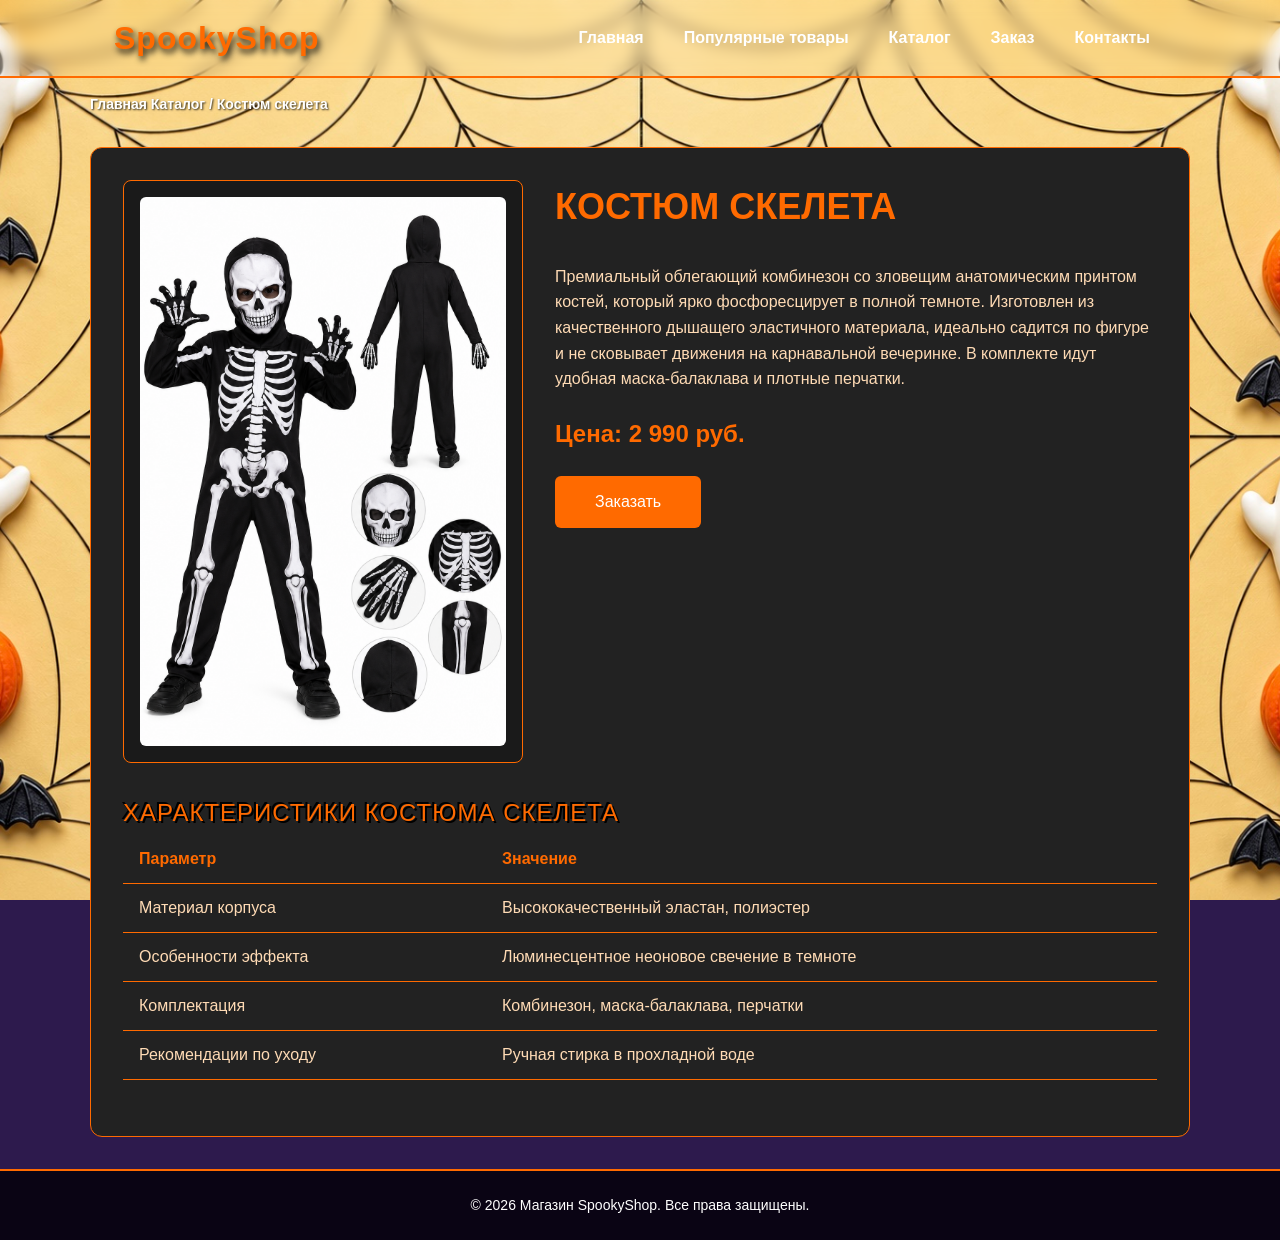
<file: product.html>
<!DOCTYPE html>
<html lang="ru">
<head>
  <meta charset="UTF-8">
  <meta name="viewport" content="width=device-width, initial-scale=1.0">
  <meta name="description" content="Подробная информация о костюме скелета в магазине SpookyShop.">
  <meta property="og:type" content="website">
  <meta property="og:title" content="Костюм скелета — SpookyShop">
  <meta property="og:description" content="Заказать светящийся костюм скелета с доставкой.">
  <meta property="og:image" content="https://natashaaannn.github.io/images/skeleton.png">
  <title>Костюм скелета — SpookyShop</title>
  <link rel="stylesheet" href="css/style.css">
  <script src="js/main.js" defer></script>
</head>
<body>

  <header class="site-header">
    <div class="site-header__inner">
      <a class="site-header__logo" href="index.html">SpookyShop</a>
      <nav class="site-nav" aria-label="Основная навигация">
        <ul class="site-nav__list">
          <li class="site-nav__item"><a class="site-nav__link" href="index.html">Главная</a></li>
          <li class="site-nav__item"><a class="site-nav__link" href="index.html#popular">Популярные товары</a></li>
          <li class="site-nav__item"><a class="site-nav__link" href="catalog.html">Каталог</a></li>
          <li class="site-nav__item"><a class="site-nav__link" href="order.html">Заказ</a></li>
          <li class="site-nav__item"><a class="site-nav__link" href="contacts.html">Контакты</a></li>
        </ul>
      </nav>
    </div>
  </header>

  <main class="main-content">
    <nav class="breadcrumbs" aria-label="Хлебные крошки">
      <a class="breadcrumbs__link" href="index.html">Главная</a>
      <a class="breadcrumbs__link" href="catalog.html">Каталог</a>
      <span class="breadcrumbs__current">Костюм скелета</span>
    </nav>
    
    <!-- Карточка развернутого товара -->
    <section class="section section--card">
      <div class="product-detail">

        <div class="product-detail__image-wrapper">
          <img class="product-detail__image" src="images/skeleton.png" alt="Костюм скелета">
        </div>

        <div class="product-detail__info">
          <h1 class="product-detail__title">Костюм скелета</h1>
          <p class="product-detail__description">
            Премиальный облегающий комбинезон со зловещим анатомическим принтом костей, который ярко фосфоресцирует в полной темноте. Изготовлен из качественного дышащего эластичного материала, идеально садится по фигуре и не сковывает движения на карнавальной вечеринке. В комплекте идут удобная маска-балаклава и плотные перчатки.
          </p>
          <p class="product-detail__price">
            Цена: 2 990 руб.
          </p>
          <a class="button button--primary product-detail__button" href="order.html">Заказать</a>
        </div>
      </div>

        <table class="product-table">
          <caption class="catalog-products__title catalog-products__title--hidden">Характеристики Костюма Скелета</caption>
          <thead>
            <tr class="product-table__row">
              <th class="product-table__th">Параметр</th>
              <th class="product-table__th">Значение</th>
            </tr>
          </thead>
          <tbody>
            <tr class="product-table__row">
              <td class="product-table__td product-table__property">Материал корпуса</td>
              <td class="product-table__td">Высококачественный эластан, полиэстер</td>
            </tr>
            <tr class="product-table__row">
              <td class="product-table__td product-table__property">Особенности эффекта</td>
              <td class="product-table__td">Люминесцентное неоновое свечение в темноте</td>
            </tr>
            <tr class="product-table__row">
              <td class="product-table__td product-table__property">Комплектация</td>
              <td class="product-table__td">Комбинезон, маска-балаклава, перчатки</td>
            </tr>
            <tr class="product-table__row">
              <td class="product-table__td product-table__property">Рекомендации по уходу</td>
              <td class="product-table__td">Ручная стирка в прохладной воде</td>
            </tr>
          </tbody>
        </table>
      </section>
    </div>
  </main>

  <footer class="site-footer">
    <div class="site-footer__inner">
      <p class="site-footer__copy">&copy; 2026 Магазин SpookyShop. Все права защищены.</p>
    </div>
  </footer>

</body>
</html>
</file>
<file: css/style.css>
:root {
  --color-bg: #2d1a4d;
  --color-text: #ff6a00;
  --color-muted: #ff944d;
  --color-primary: #ff6a00;
  --color-primary-dark: #cc5200;
  --color-border: #ff6a00;
  --color-border-input: #ff6a00;
  --color-surface: #0a0414;
  --color-surface-card: #222222;
  --color-surface-accent: #6f666a;
  --color-surface-aside: #222222;
  --color-danger: #ff3366;
  --color-success: #00ff66;
  --color-success-bg: rgba(0, 255, 102, 0.1);
  --color-white: #ffffff;

  --space-xs: 4px;
  --space-sm: 8px;
  --space-md: 16px;
  --space-lg: 24px;
  --space-xl: 32px;

  --radius-sm: 6px;
  --radius-md: 8px;
  --radius-lg: 12px;

  --container-width: 1100px;
}

* {
  box-sizing: border-box;
}

body {
  margin: 0;
  font-family: Arial, sans-serif;
  line-height: 1.5;
  color: var(--color-text);
  background-color: var(--color-bg);
  background-image: url('../images/fon.png');
  background-size: cover;
  background-repeat: no-repeat;
  background-attachment: fixed;
  background-position: center;


display: flex;
  flex-direction: column;
  min-height: 100vh;
}


.main-content {
  flex: 1 0 auto;
}

header,
main,
footer {
  background-color: transparent !important;
}

html {
  scroll-behavior: smooth;
}

.button {
  display: inline-block;
  padding: 10px var(--space-md);
  font: inherit;
  text-decoration: none;
  border-radius: var(--radius-sm);
  border: none;
  cursor: pointer;
  transition: background-color 0.2s ease, color 0.2s ease;
}

.button--primary {
  color: var(--color-white);
  background-color: var(--color-primary);
}

.button--primary:hover {
  background-color: var(--color-primary-dark);
  color: var(--color-white);
}

.button--secondary {
  color: var(--color-primary);
  background-color: transparent;
  border: 1px solid var(--color-primary);
}

.button--secondary:hover {
  color: var(--color-white);
  background-color: var(--color-primary);
}

.button:focus-visible {
  outline: 2px solid var(--color-primary);
  outline-offset: 2px;
}

.button:disabled,
.button--disabled {
  opacity: 0.6;
  cursor: not-allowed;
}


/* Блок шапки сайта */
.site-header {
  background-color: rgba(10, 4, 20, 0.95);
  backdrop-filter: blur(8px);
  border-bottom: 2px solid var(--color-primary);
  position: sticky;
  top: 0;
  z-index: 100;
  padding: 10px 0;
}

.site-header__inner {
  max-width: var(--container-width);
  margin: 0 auto;
  padding: 0 var(--space-lg);
  display: flex;
  justify-content: space-between;
  align-items: center;
}

.site-header__logo {
  font-weight: 700;
  color: var(--color-primary);
  text-decoration: none;
  font-size: 32px;
  letter-spacing: 1px;
  padding: var(--space-xs) 0;
  text-shadow: 2px 4px 6px rgba(0, 0, 0, 0.9);
}

/* Блок навигации */
.site-nav__list {
  display: flex;
  flex-wrap: wrap;
  align-items: center;
  gap: var(--space-sm);
  padding: 0;
  margin: 0;
  list-style: none;
}

.site-nav__link {
  display: inline-block;
  padding: var(--space-sm) var(--space-md);
  color: #ffffff;
  text-decoration: none;
  border-radius: var(--radius-sm);
  font-weight: 700;
  font-size: 16px;
  transition: background-color 0.2s ease, color 0.2s ease;
}

.site-nav__link:hover,
.site-nav__link--active {
  color: var(--color-white);
  background-color: var(--color-primary);
}

.site-nav__link:focus-visible {
  outline: 2px solid var(--color-primary);
  outline-offset: 3px;
}

.hero {
  max-width: var(--container-width);
  margin: var(--space-xl) auto;
  padding: var(--space-xl) var(--space-lg);
  background: linear-gradient(135deg, #120524 0%, #250947 50%, #0d031a 100%);
  border: 1px solid var(--color-border);
  border-radius: var(--radius-lg);
  color: var(--color-white);
  box-shadow: 0 0 25px rgba(255, 106, 0, 0.2);
  text-align: center;
}

.hero__title {
  margin-top: 0;
  font-size: 38px;
  color: #ff6a00;
  text-transform: uppercase;
  letter-spacing: 1px;
  text-shadow:
    2px 2px 0px #000000,
    -2px -2px 0px #000000,
    2px -2px 0px #000000,
    -2px 2px 0px #000000,
    0 0 15px rgba(255, 106, 0, 0.6);
  margin-bottom: var(--space-md);
}

.hero__text {
  max-width: 820px;
  margin: 0 auto var(--space-lg);
  font-size: 18px;
  line-height: 1.6;
  color: #e2d7f5;
}

.section {
  max-width: var(--container-width);
  margin: 0 auto var(--space-xl);
  scroll-margin-top: 100px;
}

.section--card {
  background-color: var(--color-surface-card) !important;
  padding: var(--space-xl) !important;
  border-radius: var(--radius-lg) !important;
  border: 1px solid var(--color-border) !important;
  margin: var(--space-xl) auto !important;
  box-sizing: border-box !important;
  color: #ffdbb5;
}

.section__title {
  margin-top: 0;
  color: var(--color-primary);
  text-shadow:
    2px 2px 0px #000000,
    -2px -2px 0px #000000,
    2px -2px 0px #000000,
    -2px 2px 0px #000000,
    0 0 10px rgba(0, 0, 0, 0.9);
  font-size: 32px;
  text-transform: uppercase;
  letter-spacing: 1px;
}

.section__list {
  margin-bottom: 0;
  padding-left: var(--space-lg);
  margin-top: var(--space-sm);
}

/* Блок сетки товаров */
.products-grid {
  display: grid;
  grid-template-columns: repeat(3, 1fr);
  gap: var(--space-lg);
}

/* Блок карточки товара */
.product-card {
  position: relative;
  display: flex;
  flex-direction: column;
  gap: var(--space-sm);
  padding: var(--space-md);
  border: 1px solid var(--color-border);
  border-radius: var(--radius-md);
  background-color: var(--color-surface-card);
  transition: border-color 0.2s ease, box-shadow 0.2s ease;
}

.product-card:hover {
  border-color: var(--color-white);
  box-shadow: 0 0 15px rgba(255, 106, 0, 0.4);
}

.product-card__image {
  width: 100%;
  height: 250px;
  object-fit: contain;
  border-radius: var(--radius-sm);
  margin-bottom: var(--space-xs);
  background-color: var(--color-surface-card);
}

/* Позиционирование бейджей на карточках товаров */
.product-card__badge {
  position: absolute;
  top: var(--space-sm);
  right: var(--space-sm);
  padding: 6px 12px;
  font-size: 11px;
  font-weight: 700;
  color: var(--color-white) !important;
  border-radius: var(--radius-sm);
  z-index: 1;
  text-transform: uppercase;
  letter-spacing: 0.5px;
  border: none !important;
  box-shadow: 0 2px 4px rgba(0, 0, 0, 0.4);
}

.product-card__badge--hit {
  background-color: var(--color-primary) !important;
}

.product-card__badge--top {
  background-color: #4a248f !important;
}

.product-card__badge--new {
  background-color: #020072 !important;
}

.product-card__badge--discount {
  background-color: var(--color-danger) !important;
}

.product-card__category {
  font-size: 12px;
  color: var(--color-muted);
  text-transform: uppercase;
  letter-spacing: 0.5px;
}

.product-card__title {
  margin: 0;
  color: var(--color-primary);
}

.product-card__description {
  margin: 0;
  color: #ffdbb5;
  text-align: left;
  line-height: 1.6;
}

.product-card__price {
  margin: 0;
  font-weight: 700;
  color: var(--color-primary);
}

.product-card__button {
  margin-top: auto;
  align-self: flex-start;
}

/* Блок хлебных крошек */
.breadcrumbs {
  max-width: var(--container-width);
  margin: var(--space-md) auto;
  font-size: 14px;
  font-weight: 700;
  color: #ffffff;
  text-shadow: 1px 1px 2px rgba(0, 0, 0, 0.8);
}

.breadcrumbs__link {
  color: #ffffff;
  text-decoration: none;
  transition: color 0.2s ease;
}

.breadcrumbs__link:hover {
  color: var(--color-primary);
  text-decoration: underline;
}

.breadcrumbs__current::before {
  content: " / ";
  color: #ffffff;
  text-shadow: 1px 1px 2px rgba(0, 0, 0, 0.8);
}

/* Блок боковой панели */
.aside-info {
  max-width: var(--container-width);
  margin: var(--space-xl) auto;
  padding: var(--space-lg);
  border-left: 4px solid var(--color-primary);
  background-color: var(--color-surface-card);
  border-radius: 0 var(--radius-lg) var(--radius-lg) 0;
}

.aside-info__link {
  color: var(--color-primary) !important;
  text-decoration: underline !important;
  font-weight: 700;
  transition: color 0.2s ease;
}

.aside-info__link:hover {
  color: var(--color-white) !important;
}

.aside-info__title {
  margin-top: 0;
  color: var(--color-primary);
}

.aside-info__text {
  margin: 0;
  color: #ffdbb5;
  line-height: 1.6;
}

/* Блок подвала сайта */
.site-footer {
  background-color: var(--color-surface) !important; 
  border-top: 2px solid var(--color-primary); 
  color: var(--color-white) !important;
  text-align: center;
  padding: var(--space-lg) 0;
  font-size: 14px;
}

.site-footer__copy {
  color: var(--color-white) !important;
  margin: 0 !important;
}

.product-detail {
  display: grid !important;
  grid-template-columns: 400px 1fr !important;
  gap: var(--space-xl) !important;
  align-items: start !important;
  margin-bottom: var(--space-xl) !important;
}

.product-detail__image-wrapper {
  background-color: #1a1a1a !important;
  padding: var(--space-md) !important;
  border-radius: var(--radius-md) !important;
  border: 1px solid var(--color-border) !important;
  box-sizing: border-box !important;
  width: 100% !important;
}

.product-detail__image {
  width: 100% !important;
  height: auto !important;
  display: block !important;
  border-radius: var(--radius-sm) !important;
}

.product-detail__info {
  color: #ffdbb5 !important;
  text-align: left !important;
}

.product-detail__title {
  color: var(--color-primary) !important;
  margin-top: 0 !important;
  font-size: 36px;
  text-transform: uppercase;
}

.product-detail__description {
  line-height: 1.6 !important;
  font-size: 16px;
  margin-bottom: var(--space-lg) !important;
}

.product-detail__price {
  font-size: 24px !important;
  font-weight: 700;
  color: var(--color-primary) !important;
  margin-bottom: var(--space-lg) !important;
}

.product-detail__button {
  padding: 14px 40px !important;
}

.product-detail__specs {
  margin-top: var(--space-xl) !important;
  border-top: 1px solid var(--color-border) !important;
  padding-top: var(--space-xl) !important;
}

.product-detail__specs-title {
  color: var(--color-primary) !important;
  text-transform: uppercase;
  font-size: 20px;
}

.product-table {
  width: 100%;
  margin: var(--space-lg) auto;
  border-collapse: collapse;
  font-size: 16px;
}

.product-table__th,
.product-table__td {
  padding: 12px var(--space-md);
  text-align: left;
  border-bottom: 1px solid var(--color-border);
}

.product-table__th {
  background-color: var(--color-surface-aside);
  font-weight: 700;
  color: var(--color-text);
}

/* Элегантная подсветка строк таблицы при наведении мышки строго по БЭМ */
.product-table tbody tr:hover {
  background-color: var(--color-surface-accent) !important;
}

.catalog-layout {
  max-width: var(--container-width);
  margin: 0 auto var(--space-xl);
  display: grid;
  grid-template-columns: 260px 1fr;
  grid-template-areas: "filters products";
  gap: var(--space-lg);
  align-items: start;
}

.catalog-filters {
  grid-area: filters;
  padding: var(--space-md);
  border: 1px solid var(--color-border);
  border-radius: var(--radius-md);
  background-color: var(--color-surface-card);
}

/* Правая колонка с товарами */
.catalog-products {
  grid-area: products;
  display: flex !important;
  flex-direction: column !important;
  gap: var(--space-md) !important;
}

.catalog-products__title {
  color: var(--color-primary) !important; 
  margin-top: 0 !important; 
  margin-bottom: var(--space-xs) !important;
  font-size: 24px !important; 
  text-transform: uppercase !important; 
  letter-spacing: 1px !important;
  text-shadow: 2px 2px 0px #000000, -2px -2px 0px #000000; 
  text-align: left !important; 
}

.catalog-products {
  grid-area: products;
}

.filters-form__fieldset {
  border: 1px solid var(--color-border) !important;
  border-radius: var(--radius-md) !important; 
  padding: var(--space-md) !important;
  margin-bottom: var(--space-md) !important;
}


.filters-form__legend {
  color: var(--color-primary) !important;
  font-weight: 700 !important;
  padding: 0 var(--space-xs) !important; 
}

.filters-form__label {
  display: block;
  margin-bottom: var(--space-sm);
}

.filters-form__input {
  background-color: #1d1c1f !important; 
  color: #ff6a00 !important; 
  border: 2px solid var(--color-border) !important; 
  padding: 10px var(--space-sm) !important;
  border-radius: var(--radius-sm) !important; 
  width: 100% !important;
  margin-bottom: var(--space-xs) !important; 
  font-weight: bold !important;
}

.filters-form__input::placeholder {
  color: rgba(255, 106, 0, 0.6) !important; 
}

.filters-form__button {
  width: 100% !important; 
  padding: 12px !important;
  font-weight: 700 !important;
  text-transform: uppercase !important;
  margin-top: var(--space-lg) !important; 
  border-radius: var(--radius-sm) !important; 
  border: none !important;
}

.order-form__field {
  margin-bottom: var(--space-md);
}

.order-form__label {
  display: block;
  margin-bottom: var(--space-xs);
}

.order-form__input,
.order-form__select,
.order-form__textarea {
  width: 100% !important;
  box-sizing: border-box !important;
  background-color: #1d1c1f !important;
  color: #ffffff !important;
  border: 1px solid var(--color-border) !important;
  padding: 12px var(--space-md) !important;
  border-radius: var(--radius-sm) !important;
  font: inherit !important;
}

.order-form__textarea {
  resize: vertical;
}

.order-form__help {
  display: block;
  margin-top: var(--space-xs);
  color: var(--color-muted);
}

.order-form__input:hover,
.order-form__select:hover,
.order-form__textarea:hover {
  border-color: #ffffff !important;
}

.order-form__input:focus-visible,
.order-form__select:focus-visible,
.order-form__textarea:focus-visible {
  outline: 2px solid var(--color-primary);
  outline-offset: 3px;
}

.order-form__actions {
  display: flex;
  gap: var(--space-md);
  margin-top: var(--space-lg);
}

.order-form__input[type="date"],
.order-form__select {
  color-scheme: dark !important;
}

.order-form__input::placeholder,
.order-form__textarea::placeholder {
  color: rgba(255, 255, 255, 0.5) !important;
}

/* Выравнивание галочки и текста согласия в одну ровную строчку */
.order-form__field-checkbox {
  display: flex !important;
  flex-direction: row !important;
  align-items: center !important;
  justify-content: flex-start !important;
  gap: 12px !important;
  margin: var(--space-sm) 0 var(--space-md) 0 !important;
  width: 100% !important;
  color: #ffdbb5 !important;
}

.order-form__checkbox {
  width: 18px !important;
  height: 18px !important;
  margin: 0 !important;
  flex-shrink: 0 !important;
  cursor: pointer !important;
}

.order-form__field-checkbox .order-form__label {
  display: inline-block !important;
  width: auto !important;
  margin: 0 !important;
  font-size: 14px !important;
  line-height: 1.4 !important;
  cursor: pointer !important;
}

[aria-invalid="true"] {
  border-color: var(--color-danger);
}

.success-message {
  max-width: var(--container-width);
  margin: var(--space-lg) auto;
  padding: var(--space-md);
  border-left: 4px solid var(--color-success);
  background-color: var(--color-success-bg);
}

.section--card-compact {
  background-color: var(--color-surface-card) !important;
  padding: var(--space-lg) !important;
  border-radius: var(--radius-lg) !important;
  border: 1px solid var(--color-border) !important;
  box-shadow: 0 4px 20px rgba(0, 0, 0, 0.6) !important;
  margin: var(--space-xl) auto !important;
}

.section--card-compact .section__text,
.section--card-compact .section__list--contacts {
  color: #ffdbb5 !important;
}

.section--card-compact .section__list--contacts {
  padding-left: 0 !important;
  list-style-type: none !important;
}

/* Контейнер интерактивной карты по центру экрана */
.map-container {
  width: 540px !important;
  height: 400px !important;
  margin: 0 auto var(--space-xl) auto !important;
  border-radius: var(--radius-md) !important;
  overflow: hidden !important;
  border: 1px solid var(--color-border) !important;
  box-shadow: 0 4px 20px rgba(0, 0, 0, 0.5) !important;
}

.section--card-compact {
  background-color: var(--color-surface-card) !important;
  padding: var(--space-lg) !important;
  border-radius: var(--radius-lg) !important;
  border: 1px solid var(--color-border) !important;
  box-shadow: 0 4px 20px rgba(0, 0, 0, 0.6) !important;
  margin: var(--space-xl) auto !important;
}

.section--card-compact .section__text,
.section--card-compact .section__list--contacts {
  color: #ffdbb5 !important;
}

.section--card-compact .section__list--contacts {
  padding-left: 0 !important;
  list-style-type: none !important;
}

/* Контейнер интерактивной карты по центру экрана */
.map-container {
  width: 540px !important;
  height: 400px !important;
  margin: 0 auto var(--space-xl) auto !important;
  border-radius: var(--radius-md) !important;
  overflow: hidden !important;
  border: 1px solid var(--color-border) !important;
  box-shadow: 0 4px 20px rgba(0, 0, 0, 0.5) !important;
}

.order-dialog {
  width: min(100% - 32px, 560px);
  padding: var(--space-lg);
  border: none;
  border-radius: var(--radius-lg);
}

.order-dialog::backdrop {
  background-color: rgba(0, 0, 0, 0.5);
}

.order-dialog--white {
  background-color: #ffffff !important;
  color: #000000 !important;
  padding: 32px !important;
  border-radius: 12px !important;
  border: none !important;
}

.order-dialog__title--black {
  color: #000000 !important;
  margin: 0 0 24px 0 !important;
  font-family: Arial, sans-serif !important;
  font-size: 24px !important;
  font-weight: 700 !important;
}

.order-form--modal-gap {
  gap: 16px !important;
}

.order-form__label--black {
  color: #000000 !important;
  font-weight: 700 !important;
  font-size: 14px !important;
  margin-bottom: 8px !important;
}

.order-form__input--modal-white {
  background-color: #ffffff !important;
  color: #000000 !important;
  border: 1px solid #cccccc !important;
  padding: 12px !important;
  border-radius: 6px !important;
}

.order-form__field-checkbox--modal-layout {
  display: flex !important;
  align-items: center !important;
  gap: 10px !important;
  margin: 16px 0 24px 0 !important;
}

.order-form__label--modal-checkbox-black {
  color: #000000 !important;
  font-size: 14px !important;
  cursor: pointer !important;
  font-weight: 700 !important;
  display: inline-block !important;
}
</file>
